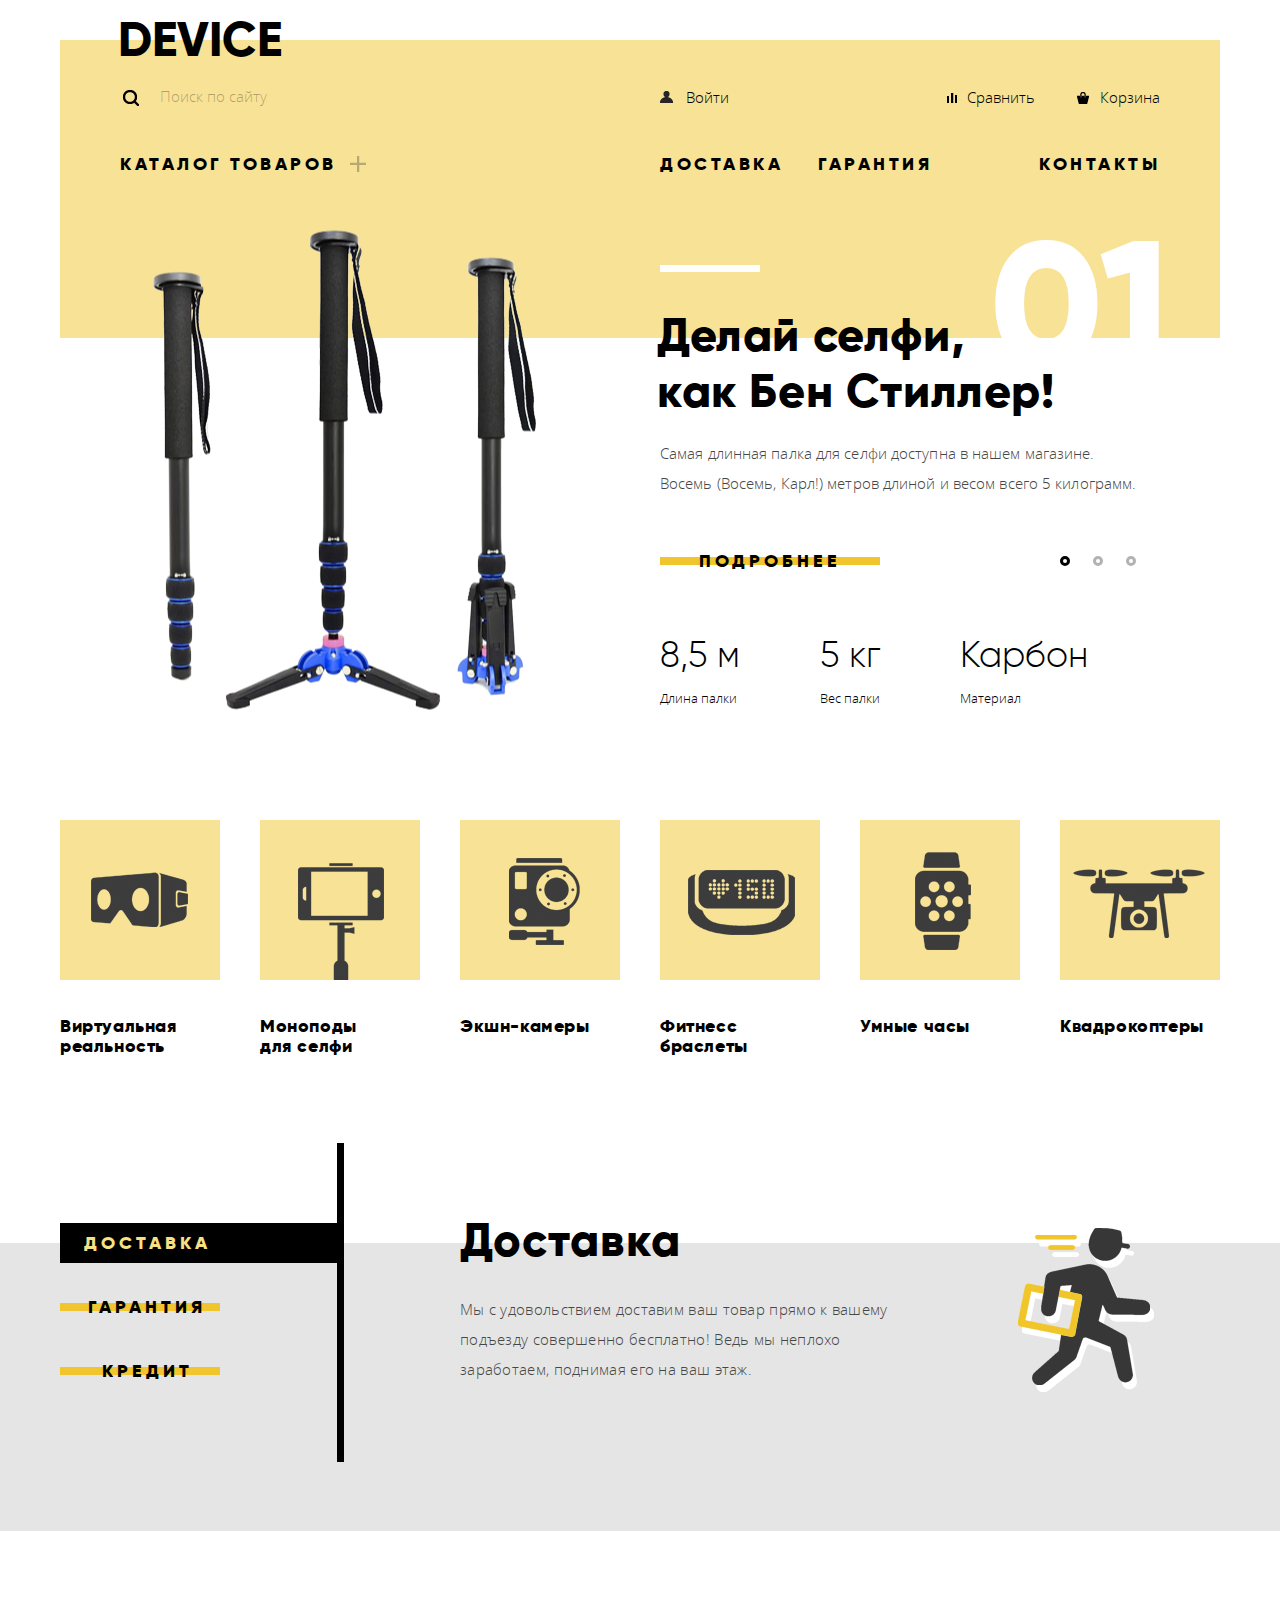
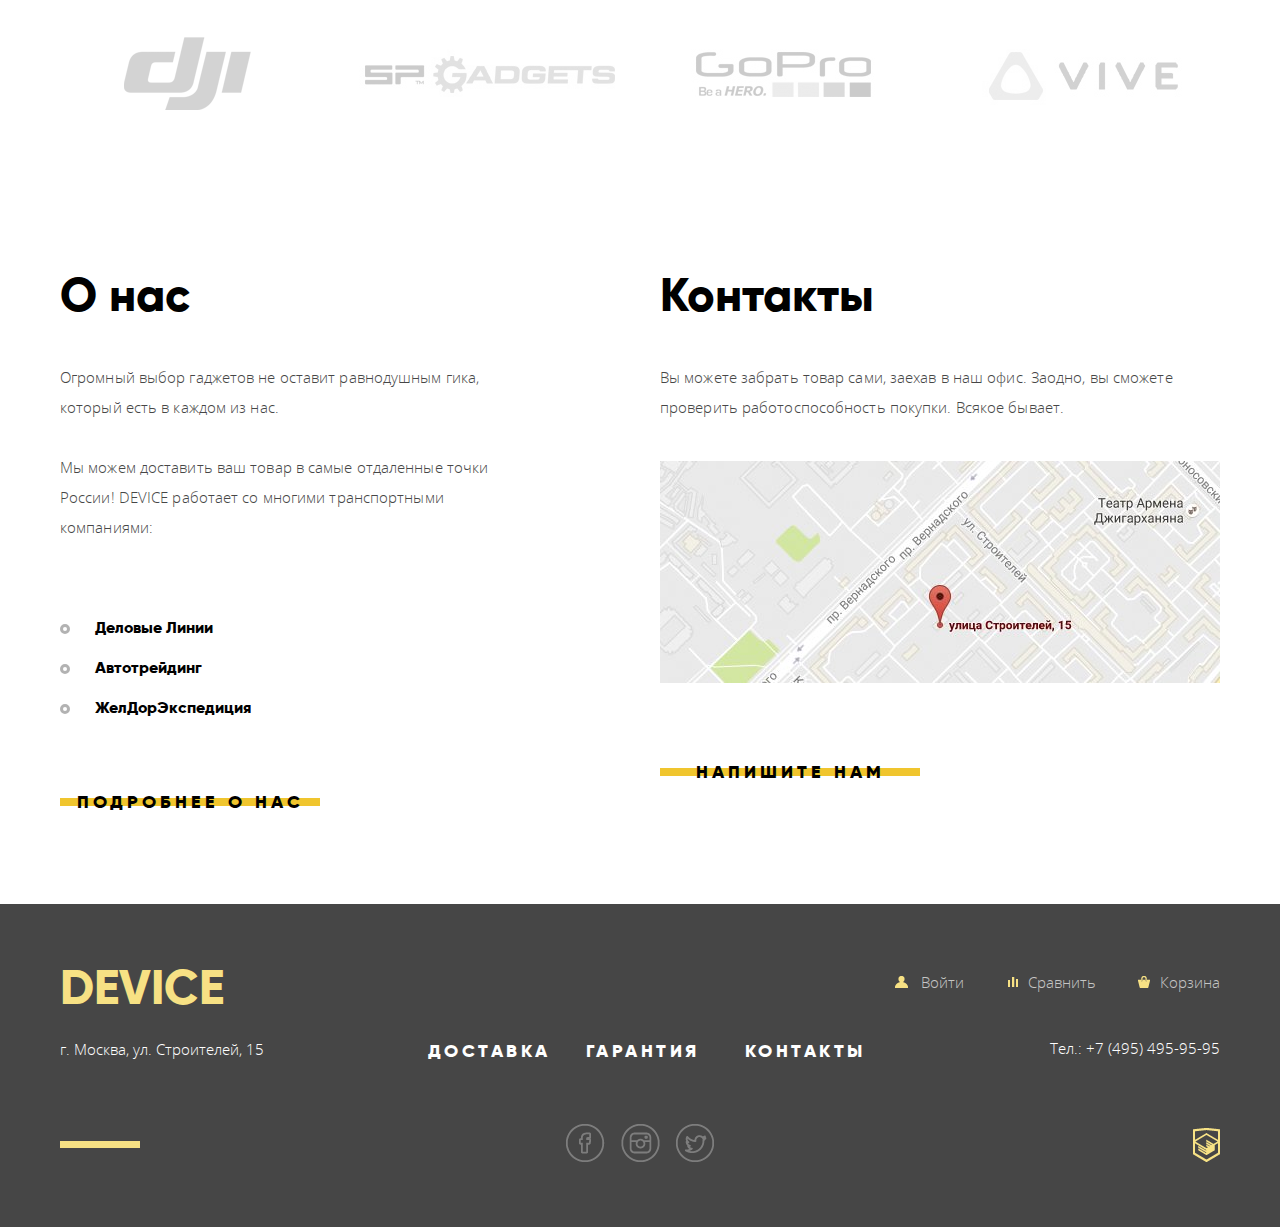
<file: index.html>
<!DOCTYPE html>
<html lang="ru">
    <head>
        <meta charset="utf-8">
        <title>HTML Academy: Девайс</title>
        <link rel="stylesheet" href="css/normalize.css">
        <link rel="stylesheet" href="css/style.min.css">
    </head>
    <body>
        <div class="header-container container">
            <header class="page-header">
                <a class="logo">Device</a>
                <nav class="page-header-inner">
                    <form action="https://echo.htmlacademy.ru" method="post">
                        <input type="search" name="search" class="search text" placeholder="Поиск по сайту">
                        <button type="submit" class="btn-search">Найти</button>
                    </form>
                    <div class="catalog">
                        <a href="catalog.html" class="btn-menu open-menu">Каталог товаров</a>
                        <ul class="catalog-menu">
                            <li>
                                <a href="#">Виртуальная реальность</a>
                                <a href="#">Моноподы для селфи</a>
                                <a href="#">Экшн-камеры</a>
                            </li>
                            <li>
                                <a href="#">Фитнесс-браслеты</a>
                                <a href="#">Умные часы</a>
                            </li>
                            <li>
                                <a href="#">Квадрокоптеры</a>
                            </li>
                        </ul>
                    </div>
                    <div class="user-menu">
                        <a href="#" class="btn-user btn-login">Войти</a>
                    </div>
                    <div class="shop-menu">
                        <a href="#" class="btn-user btn-compare">Сравнить</a>
                        <a href="#" class="btn-user btn-cart">Корзина</a>
                    </div>
                    <ul class="main-menu">
                        <li><a href="#" class="btn-menu">Доставка</a></li>
                        <li><a href="#" class="btn-menu">Гарантия</a></li>
                        <li><a href="#" class="btn-menu btn-contacts">Контакты</a></li>
                    </ul>
                </nav>
            </header>
            <!-- Конец header | Начало промо слайдера -->

            <div class="slider-promo">
                <div class="slider">
                    <input type="radio" id="btn-1" name="toggle" checked>
                    <input type="radio" id="btn-2" name="toggle">
                    <input type="radio" id="btn-3" name="toggle">
                    <div class="slider-controls">
                        <label for="btn-1" class="dots"></label>
                        <label for="btn-2" class="dots"></label>
                        <label for="btn-3" class="dots"></label>
                    </div>
                    <div class="slides">
                    <div class="slider-item">
                        <div class="wrapper-img">
                            <img src="img/product_1.png" alt="Товар" width="580" height="505">
                        </div>
                        <div class="product-description">
                            <span class="slider-number">01</span>
                            <h2 class="head-title">
                                Делай селфи,<br>
                                как Бен Стиллер!
                            </h2>
                            <p class="text">Самая длинная палка для селфи доступна в нашем магазине.<br>
                                Восемь (Восемь, Карл!) метров длиной и весом всего 5 килограмм.</p>
                            <a href="#" class="btn btn-slider-info">Подробнее</a>
                            <ul class="product-parameters">
                                <li class="product-parameter">
                                    <span class="parameter-value">8,5 м</span>
                                    <span class="parameter-title">Длина палки</span>
                                </li>
                                <li class="product-parameter">
                                    <span class="parameter-value">5 кг</span>
                                    <span class="parameter-title">Вес палки</span>
                                </li>
                                <li class="product-parameter">
                                    <span class="parameter-value">Карбон</span>
                                    <span class="parameter-title">Материал</span>
                                </li>
                            </ul>
                        </div>
                    </div>
                    <div class="slider-item">
                        <div class="wrapper-img">
                            <img src="img/product_2.png" alt="Товар" width="580" height="505">
                        </div>
                        <div class="product-description">
                            <span class="slider-number">02</span>
                            <h2 class="head-title">
                                Худеем<br>правильно!
                            </h2>
                            <p class="text">Мотивирующие фитнесс-браслеты помогут найти в себе силы <br>
                                не пропускать занятия и соблюдать диету.</p>
                            <a href="#" class="btn btn-slider-info">Подробнее</a>
                            <ul class="product-parameters">
                                <li class="product-parameter">
                                    <span class="parameter-value">48 часов</span>
                                    <span class="parameter-title">Без подзарядки</span>
                                </li>
                            </ul>
                        </div>
                    </div>
                    <div class="slider-item">
                        <div class="wrapper-img">
                            <img src="img/product_3.png" alt="Товар" width="580" height="505">
                        </div>
                        <div class="product-description">
                            <span class="slider-number">03</span>
                            <h2 class="head-title">
                                Порхает как бабочка, жалит как пчела!
                            </h2>
                            <p class="text">Этот обычный, на первый взгляд, квадрокоптер оснащен<br>
                                мощным лазером, замаскированным под стандартную камеру.</p>
                            <a href="#" class="btn btn-slider-info">Подробнее</a>
                            <ul class="product-parameters">
                                <li class="product-parameter">
                                    <span class="parameter-value">800 м</span>
                                    <span class="parameter-title">Дальность полета</span>
                                </li>
                                <li class="product-parameter">
                                    <span class="parameter-value">50 м</span>
                                    <span class="parameter-title">Радиус поражения</span>
                                </li>
                            </ul>
                        </div>
                    </div>
                </div>
                </div>
            </div>
            <!-- Конец слайдера | Начало популярных товаров -->

            <div class="page-popular clearfix">
                <div class="popular-item">
                    <a href="#">
                        <img src="img/popular_1.png" alt="Популярный товар" width="160" height="160">
                        <h3>Виртуальная реальность</h3>
                    </a>
                </div>
                <div class="popular-item">
                    <a href="#">
                        <img src="img/popular_2.png" alt="Популярный товар" width="160" height="160">
                        <h3>Моноподы для селфи</h3>
                    </a>
                </div>
                <div class="popular-item">
                    <a href="#">
                        <img src="img/popular_3.png" alt="Популярный товар" width="160" height="160">
                        <h3>Экшн-камеры</h3>
                    </a>
                </div>
                <div class="popular-item">
                    <a href="#">
                        <img src="img/popular_4.png" alt="Популярный товар" width="160" height="160">
                        <h3>Фитнесс браслеты</h3>
                    </a>
                </div>
                <div class="popular-item">
                    <a href="#">
                        <img src="img/popular_5.png" alt="Популярный товар" width="160" height="160">
                        <h3>Умные часы</h3>
                    </a>
                </div>
                <div class="popular-item">
                    <a href="#">
                        <img src="img/popular_6.png" alt="Популярный товар" width="160" height="160">
                        <h3>Квадрокоптеры</h3>
                    </a>
                </div>
            </div>
        </div>
        <!-- Конец популярных товаров | Начало сервиса -->

        <div class="page-services">
            <div class="container clearfix">
                <div class="slider">
                    <input type="radio" id="btn-services-1" name="toggle-services" checked>
                    <input type="radio" id="btn-services-2" name="toggle-services">
                    <input type="radio" id="btn-services-3" name="toggle-services">
                    <div class="slider-services-controls">
                        <label for="btn-services-1" class="btn">Доставка</label>
                        <label for="btn-services-2" class="btn">Гарантия</label>
                        <label for="btn-services-3" class="btn">Кредит</label>
                    </div>
                    <div class="slider-services">
                        <div class="slide">
                            <h2 class="head-title">Доставка</h2>
                            <p class="text">Мы с удовольствием доставим ваш товар прямо к вашему подъезду
                                совершенно бесплатно! Ведь мы неплохо заработаем, поднимая его
                                на ваш этаж.</p>
                            <img src="img/delivery.png" alt="Доставка" width="136" height="164">
                        </div>
                        <div class="slide">
                            <h2 class="head-title">Гарантия</h2>
                            <p class="text">Если из-за возгарания купленного у нас товара у вас сгорит
                                дом — не переживайте, мы выдадим вам новый.<br>
                                Товар, не дом, конечно же.</p>
                            <img src="img/warranty.png" alt="Гарантия" width="171" height="195">
                        </div>
                        <div class="slide">
                            <h2 class="head-title">Кредит</h2>
                            <p class="text">Залезть в долговую яму стало проще! Кредитные консультанты
                                подберут для вас наиболее выгодные условия кредита.
                                Выгодные для нашего банка, разумеется.</p>
                            <img src="img/credit.png" alt="Кредит" width="156" height="188">
                        </div>
                    </div>
                </div>
            </div>
        </div>
        <!-- Конец сервиса | Начало брендов -->

        <div class="container">
            <div class="brands">
                <a href="#" class="brand-item"><img src="img/brand_1.png" alt="Бренд" width="260" height="100"></a>
                <a href="#" class="brand-item"><img src="img/brand_2.png" alt="Бренд" width="260" height="100"></a>
                <a href="#" class="brand-item"><img src="img/brand_3.png" alt="Бренд" width="260" height="100"></a>
                <a href="#" class="brand-item"><img src="img/brand_4.png" alt="Бренд" width="260" height="100"></a>
            </div>
            <!-- Конец брендов | Начало информационного блока -->
            <div class="contact-about clearfix">
                <div class="about">
                    <h2 class="head-title">О нас</h2>
                    <p class="text">Огромный выбор гаджетов не оставит равнодушным гика,
                        который есть в каждом из нас.</p>
                    <p class="text">Мы можем доставить ваш товар в самые отдаленные точки России!
                        DEVICE работает со многими транспортными компаниями:</p>
                    <ul class="about-list">
                        <li class="item">Деловые Линии</li>
                        <li class="item">Автотрейдинг</li>
                        <li class="item">ЖелДорЭкспедиция</li>
                    </ul>
                    <a href="#" class="btn btn-about">Подробнее о нас</a>
                </div>
                <div class="contact">
                    <h2 class="head-title">Контакты</h2>
                    <p class="text">Вы можете забрать товар сами, заехав в наш офис. Заодно, вы сможете
                        проверить работоспособность покупки. Всякое бывает.</p>
                    <a href="map.html" class="map-open"><img src="img/map.jpg" alt="Карта" width="560" height="222"></a>
                    <a href="form.html" class="btn btn-contact">Напишите нам</a>
                </div>
            </div>
            <!-- Конец информационного блока | Начало подвала -->
        </div>

        <footer class="page-footer">
            <div class="container">
                <a class="logo">Device</a>
                <ul class="footer-user-menu">
                    <li><a href="#" class="btn-user btn-login">Войти</a></li>
                    <li><a href="#" class="btn-user btn-compare">Сравнить</a></li>
                    <li><a href="#" class="btn-user btn-cart">Корзина</a></li>
                </ul>
                <address>г. Москва, ул. Строителей, 15</address>
                <ul class="footer-menu">
                    <li><a href="#" class="btn-menu">Доставка</a></li>
                    <li><a href="#" class="btn-menu">Гарантия</a></li>
                    <li><a href="#" class="btn-menu">Контакты</a></li>
                </ul>
                <p class="phone">Тел.: +7 (495) 495-95-95</p>
                <div class="socials">
                    <a href="#" class="icon facebook"></a>
                    <a href="#" class="icon instagram"></a>
                    <a href="#" class="icon twitter"></a>
                </div>
                <a href="#" class="logo-htmlacademy">HTML Academy</a>
            </div>
        </footer>

        <!-- Начало всплывающей формы write-us, при нажатии на ссылку "Напишите нам" -->
        <div class="modal-write-us">
            <button type="button" class="modal-close" title="Закрыть"></button>
            <form action="https://echo.htmlacademy.ru" method="post" class="form-write-us">
                <div class="form-name">
                    <label for="name">Ваше имя:</label>
                    <input type="text" name="username" id="name" placeholder="Представьтесь, пожалуйста">
                </div>
                <div class="form-email">
                    <label for="email">Ваш e-mail:</label>
                    <input type="email" name="email" id="email" placeholder="Для отправки ответа">
                </div>
                <div class="form-text">
                    <label for="text">Текст письма:</label>
                    <textarea name="text" id="text" placeholder="В свободной форме"></textarea>
                </div>
                <button type="submit" class="btn">Отправить</button>
            </form>
        </div>
        <!-- Начало всплывающего окна map, при нажатии на карту в блоке "Контакты" -->
        <div class="modal-map">
            <button type="button" class="modal-close" title="Закрыть"></button>
            <iframe src="https://www.google.com/maps/embed?pb=!1m18!1m12!1m3!1d2249.096547299619!2d37.52859875939547!3d55.68730918683857!2m3!1f0!2f0!3f0!3m2!1i1024!2i768!4f13.1!3m3!1m2!1s0x46b54cf65f5c8955%3A0x694710ccd55501e!2z0YPQuy4g0KHRgtGA0L7QuNGC0LXQu9C10LksIDE1LCDQnNC-0YHQutCy0LAsIDExOTMxMQ!5e0!3m2!1sru!2sru!4v1486680375780" width="960" height="560" allowfullscreen></iframe>
        </div>
        <script type="text/javascript" src="js/script.min.js"></script>
    </body>
</html>
</file>
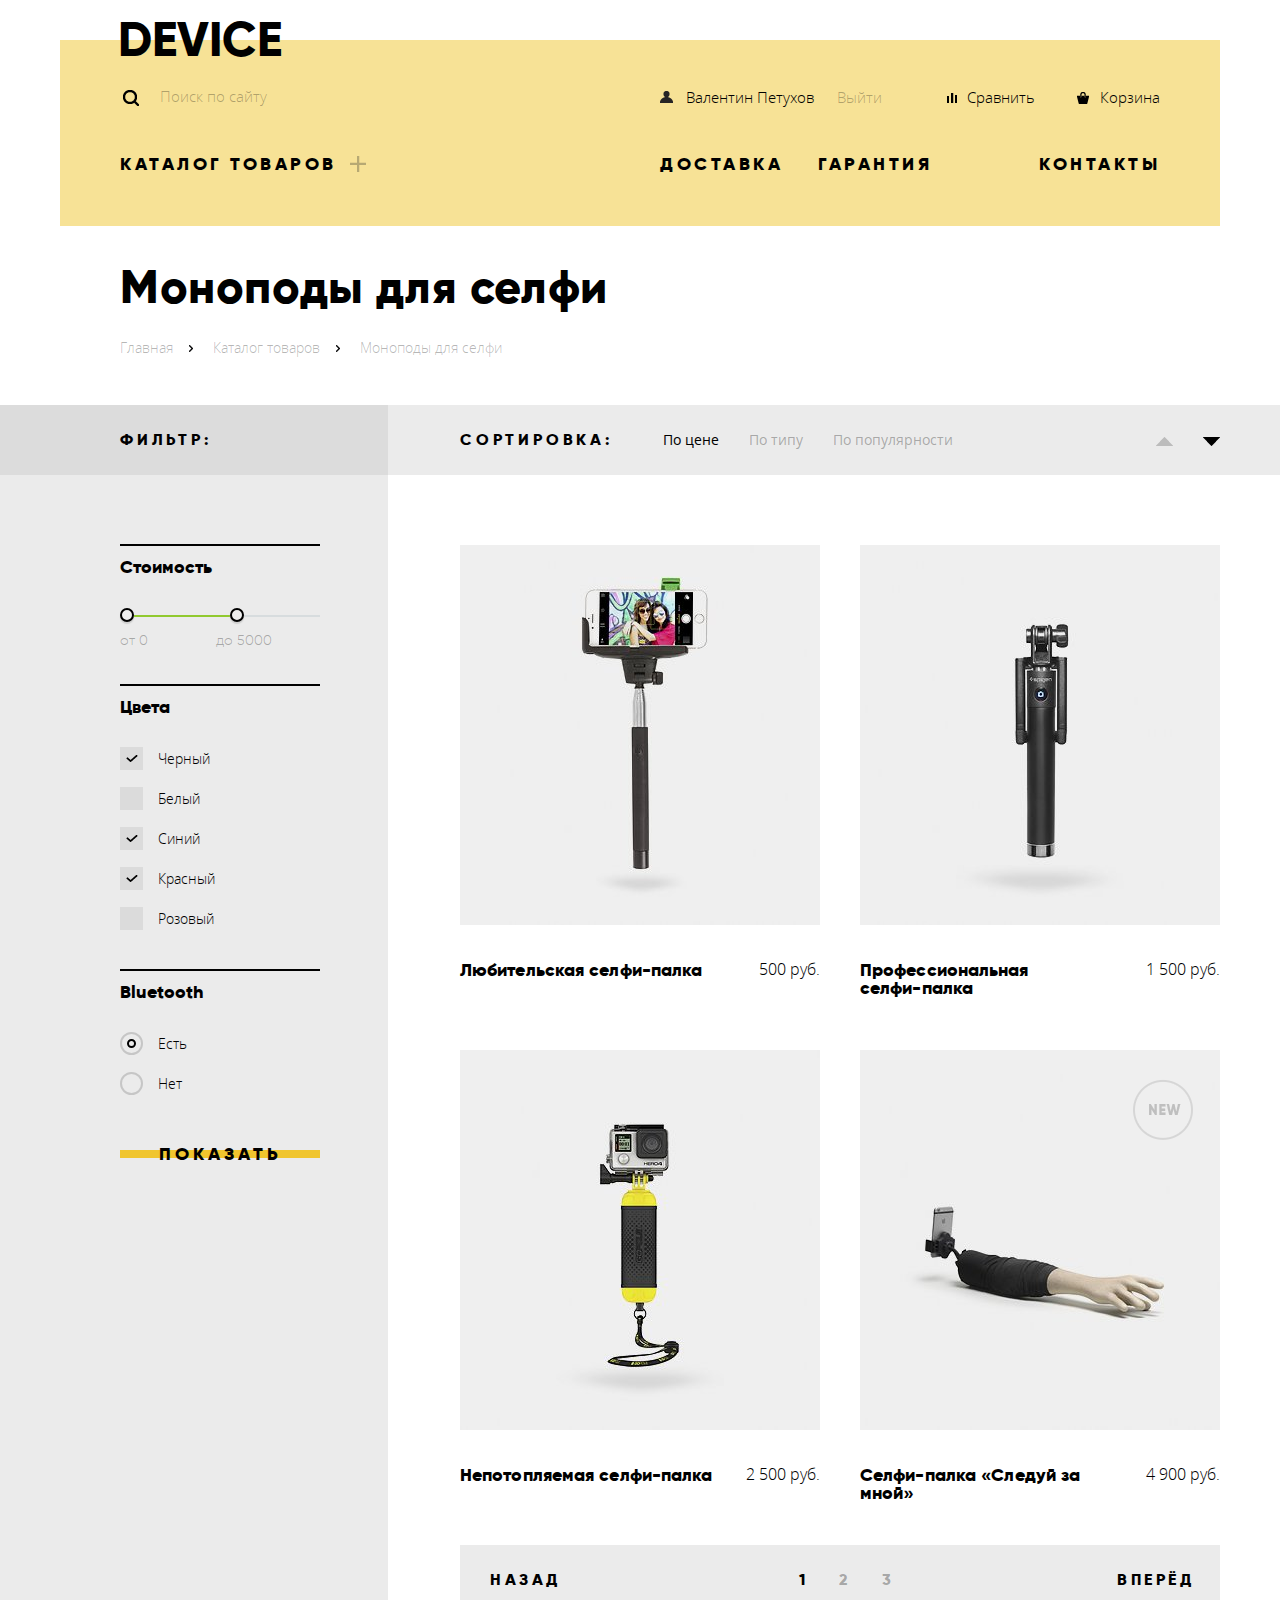
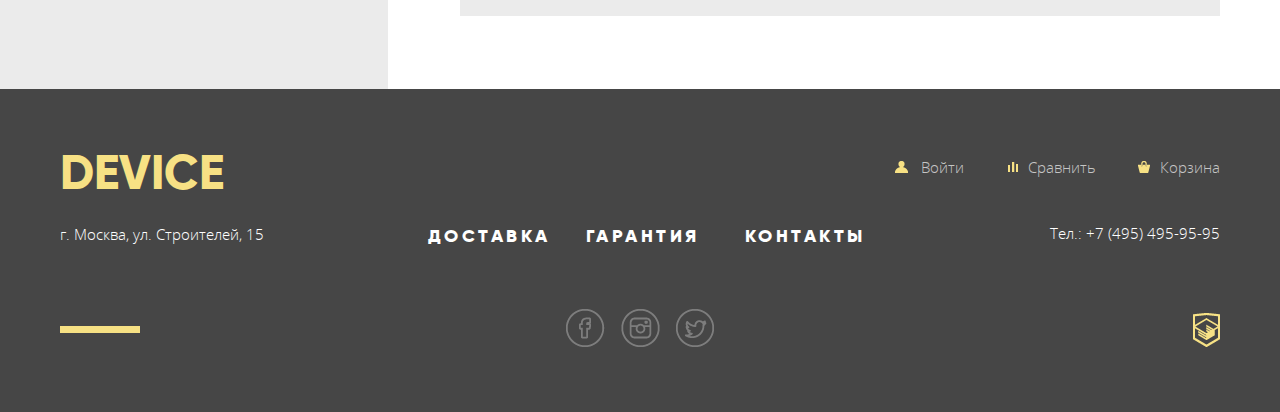
<file: catalog.html>
<!DOCTYPE html>
<html lang="ru">
    <head>
        <meta charset="utf-8">
        <title>HTML Academy: Девайс</title>
        <link rel="stylesheet" href="css/normalize.css">
        <link rel="stylesheet" href="css/style.min.css">
    </head>
    <body>
        <div class="header-container container">
            <header class="page-header page-header-catalog">
                <a href="index.html" class="logo">Device</a>
                <nav class="page-header-inner">
                    <form action="https://echo.htmlacademy.ru" method="post">
                        <input type="search" name="search" class="search text" placeholder="Поиск по сайту">
                        <button type="submit" class="btn-search">Найти</button>
                    </form>
                    <div class="catalog">
                        <a href="catalog.html" class="btn-menu open-menu">Каталог товаров</a>
                        <ul class="catalog-menu">
                            <li>
                                <a href="#">Виртуальная реальность</a>
                                <a href="#">Моноподы для селфи</a>
                                <a href="#">Экшн-камеры</a>
                            </li>
                            <li>
                                <a href="#">Фитнесс-браслеты</a>
                                <a href="#">Умные часы</a>
                            </li>
                            <li>
                                <a href="#">Квадрокоптеры</a>
                            </li>
                        </ul>
                    </div>
                    <div class="user-menu">
                        <a href="#" class="btn-user btn-login btn-name-user">Валентин Петухов</a>
                        <a href="#" class="btn-user btn-login-out">Выйти</a>
                    </div>
                    <div class="shop-menu">
                        <a href="#" class="btn-user btn-compare">Сравнить</a>
                        <a href="#" class="btn-user btn-cart">Корзина</a>
                    </div>
                    <ul class="main-menu">
                        <li><a href="#" class="btn-menu">Доставка</a></li>
                        <li><a href="#" class="btn-menu">Гарантия</a></li>
                        <li><a href="#" class="btn-menu btn-contacts">Контакты</a></li>
                    </ul>
                </nav>
          </header>
          <!-- Конец шапки | Начало хлебной крошки -->
          <div class="breadcrumbs clearfix">
                <h2 class="head-title">Моноподы для селфи</h2>
                <ul>
                  <li><a href="#">Главная</a></li>
                  <li><a href="#">Каталог товаров</a></li>
                  <li><a href="#">Моноподы для селфи</a></li>
                </ul>
          </div>
          <!-- Конец хлебной крошки | Начало блока товаров -->
        </div>
        <div class="page-catalog">
            <aside class="filter-product">
                <div class="wrapper-1">
                    <div class="content content-left">
                        <h3>Фильтр:</h3>
                    </div>
                </div>
                <div class="wrapper-2">
                    <div class="content content-left">
                        <form action="https://echo.htmlacademy.ru" method="get" class="filter">
                            <div class="value">
                                <h2>Стоимость</h2>
                                 <div class="range-controls">
                                    <div class="scale">
                                        <div class="bar"></div>
                                    </div>
                                    <div class="toggle toggle-min"></div>
                                    <div class="toggle toggle-max"></div>
                                </div>
                                <div class="price-controls">
                                    <label class="min-price">от <input name="min-price" type="text" value="0"></label>
                                    <label class="max-price">до <input name="max-price" type="text" value="5000"></label>
                                </div>
                            </div>
                            <div class="color">
                                <h2>Цвета</h2>
                                <input type="checkbox" name="black" id="black" checked>
                                <label for="black">Черный</label>
                                <input type="checkbox" name="white" id="white">
                                <label for="white">Белый</label>
                                <input type="checkbox" name="blue" id="blue" checked>
                                <label for="blue">Синий</label>
                                <input type="checkbox" name="red" id="red" checked>
                                <label for="red">Красный</label>
                                <input type="checkbox" name="pink" id="pink">
                                <label for="pink">Розовый</label>
                            </div>
                            <div class="bluetooth">
                                <h2>Bluetooth</h2>
                                <input type="radio" name="bluetooth" id="true" value="true" checked>
                                <label for="true">Есть</label>
                                <input type="radio" name="bluetooth" id="false" value="false">
                                <label for="false">Нет</label>
                            </div>
                            <button type="submit" name="show" class="btn">Показать</button>
                        </form>
                    </div>
                </div>
            </aside>
            <section class="sorting">
                <div class="wrapper-1">
                    <div class="content content-right">
                        <h3>Сортировка:</h3>
                        <ul class="list-sorting-type">
                            <li><a href="#" class="active">По цене</a></li>
                            <li><a href="#">По типу</a></li>
                            <li><a href="#">По популярности</a></li>
                        </ul>
                        <ul class="list-sorting">
                            <li><a href="#" class="sorting-up"></a></li>
                            <li><a href="#" class="sorting-down active"></a></li>
                        </ul>
                    </div>
                </div>
                <div class="wrapper-2">
                    <div class="content content-right">
                        <div class="products">
                            <article class="product-item">
                                <img src="img/item-1.jpg" alt="Товар" width="360" height="380">
                                <div class="product-services">
                                    <a href="#" class="add-to-basket btn">В корзину</a>
                                    <a href="#" class="add-to-comp">Добавить к сравнению</a>
                                </div>
                                <h1><a href="#">Любительская селфи-палка</a></h1>
                                <span>500 руб.</span>
                            </article>
                            <article class="product-item">
                                <img src="img/item-2.jpg" alt="Товар" width="360" height="380">
                                <div class="product-services">
                                    <a href="#" class="add-to-basket btn">В корзину</a>
                                    <a href="#" class="add-to-comp">Добавить к сравнению</a>
                                </div>
                                <h1><a href="#">Профессиональная селфи-палка</a></h1>
                                <span>1 500 руб.</span>
                            </article>
                            <article class="product-item">
                                <img src="img/item-3.jpg" alt="Товар" width="360" height="380">
                                <div class="product-services">
                                    <a href="#" class="add-to-basket btn">В корзину</a>
                                    <a href="#" class="add-to-comp">Добавить к сравнению</a>
                                </div>
                                <h1><a href="#">Непотопляемая селфи-палка</a></h1>
                                <span>2 500 руб.</span>
                            </article>
                            <article class="product-item new-item">
                                <img src="img/item-4.jpg" alt="Товар" width="360" height="380">
                                <div class="product-services">
                                    <a href="#" class="add-to-basket btn">В корзину</a>
                                    <a href="#" class="add-to-comp">Добавить к сравнению</a>
                                </div>
                                <h1><a href="#">Селфи-палка &laquo;Следуй за мной&raquo;</a></h1>
                                <span>4 900 руб.</span>
                            </article>
                        </div>
                        <ul class="catalog-pagination">
                            <li><a href="#" class="prev">Назад</a></li>
                            <li>
                                <ul class="pagination-pages">
                                    <li><a href="#" class="active">1</a></li>
                                    <li><a href="#">2</a></li>
                                    <li><a href="#">3</a></li>
                                </ul>
                            <li><a href="#" class="next">Вперёд</a></li>
                        </ul>
                    </div>
                </div>
            </section>
        </div>
        <!-- Конец блока товаров | Начало подвала -->
        <footer class="page-footer">
            <div class="container">
                <a class="logo">Device</a>
                <ul class="footer-user-menu">
                    <li><a href="#" class="btn-user btn-login">Войти</a></li>
                    <li><a href="#" class="btn-user btn-compare">Сравнить</a></li>
                    <li><a href="#" class="btn-user btn-cart">Корзина</a></li>
                </ul>
                <address>г. Москва, ул. Строителей, 15</address>
                <ul class="footer-menu">
                    <li><a href="#" class="btn-menu">Доставка</a></li>
                    <li><a href="#" class="btn-menu">Гарантия</a></li>
                    <li><a href="#" class="btn-menu">Контакты</a></li>
                </ul>
                <p class="phone">Тел.: +7 (495) 495-95-95</p>
                <div class="socials">
                    <a href="#" class="icon facebook"></a>
                    <a href="#" class="icon instagram"></a>
                    <a href="#" class="icon twitter"></a>
                </div>
                <a href="#" class="logo-htmlacademy">HTML Academy</a>
            </div>
        </footer>
    </body>
</html>
</file>
<file: css/style.min.css>
body{background-color:#fff;min-width:1200px}@font-face{font-family:'gilroy';src:url(../fonts/gilroyextrabold.woff2) format('woff2'),url(../fonts/gilroyextrabold.woff) format('woff');font-weight:800;font-style:normal}@font-face{font-family:'gilroy';src:url(../fonts/gilroylight.woff2) format('woff2'),url(../fonts/gilroylight.woff) format('woff');font-weight:300;font-style:normal}@font-face{font-family:'opensans';src:url(../fonts/opensans.woff2) format('woff2'),url(../fonts/opensans.woff) format('woff');font-weight:400;font-style:normal}@font-face{font-family:'opensans';src:url(../fonts/opensanslight.woff2) format('woff2'),url(../fonts/opensanslight.woff) format('woff');font-weight:300;font-style:normal}*{box-sizing:border-box;outline:none}.container{width:1200px;margin:0 auto;padding:0 20px}.clearfix::after{content:'';display:block;clear:both}.btn,.btn-menu,.btn-user{text-decoration:none;color:#000}.btn{display:block;width:160px;font-family:'gilroy','Arial',sans-serif;font-weight:800;font-size:18px;letter-spacing:4px;text-align:center;text-transform:uppercase}.btn-menu,.btn-user{line-height:20px}.btn-menu{letter-spacing:3.5px;text-transform:uppercase;font-family:'gilroy','Arial',sans-serif;font-weight:800;font-size:18px}.btn-menu:hover{opacity:.6}.btn-menu:active{opacity:.3}.btn-user{font-family:'opensans','Arial',sans-serif;font-weight:300;font-size:15px}.btn-user:hover{opacity:.6}.btn-user:active,.popular-item img:active{opacity:.3}.head-title{font-family:'gilroy','Arial',sans-serif;font-weight:800;font-size:47px;line-height:47px;color:#000}.text{font-family:'opensans','Arial',sans-serif;font-weight:300;font-size:15px;line-height:30px;color:#464646}::-webkit-input-placeholder{font-family:'opensans','Arial',sans-serif;font-weight:300;font-size:15px;color:rgba(0,0,0,.3)}:-moz-placeholder,::-moz-placeholder{font-family:'opensans','Arial',sans-serif;font-weight:300;font-size:15px;color:rgba(0,0,0,.3)}:-ms-input-placeholder{font-family:'opensans','Arial',sans-serif;font-weight:300;font-size:15px;color:rgba(0,0,0,.3)}:hover::-webkit-input-placeholder{color:rgba(0,0,0,.6)}:hover:-moz-placeholder,:hover::-moz-placeholder{color:rgba(0,0,0,.6)}:hover:-ms-input-placeholder{color:rgba(0,0,0,.6)}:focus::-webkit-input-placeholder{color:#000}:focus:-moz-placeholder,:focus::-moz-placeholder{color:#000}:focus:-ms-input-placeholder{color:#000}.header-container{padding-top:40px}.page-header{position:relative;width:1160px;padding:30px 60px 164px;background-color:rgba(240,197,46,.5)}.page-header-catalog{padding:30px 60px 52px}.page-header .logo{position:absolute;top:-28px;left:58px;text-decoration:none;text-transform:uppercase;font-family:'gilroy','Arial',sans-serif;font-weight:800;font-size:48px;color:#000}.page-header .logo:hover{color:#464646}.page-header .logo:active{color:#666}.page-header-inner,.page-header-inner form{display:-webkit-box;display:-ms-flexbox;display:flex}.page-header-inner{-webkit-box-pack:justify;-ms-flex-pack:justify;justify-content:space-between;-ms-flex-wrap:wrap;flex-wrap:wrap}.page-header-inner form{position:relative;-webkit-box-align:start;-ms-flex-align:start;align-items:flex-start;width:520px;margin-top:10px}.page-header-inner form::before{content:'';position:absolute;top:10px;left:3px;display:block;width:16px;height:16px;background-image:url(../img/sprite.png);background-repeat:no-repeat;background-position:-490px -10px}.page-header-inner .search{position:relative;width:355px;padding-left:40px;padding-right:25px;background-color:transparent;border:none}.page-header-inner .search:focus{border-bottom:2px solid #000}.page-header .btn-search{position:relative;bottom:17px;display:none;padding:15px 20px;font-family:'opensans','Arial',sans-serif;font-weight:300;font-size:15px;background-color:transparent;border:2px solid #000}.page-header .btn-search:hover{color:#fff;background-color:#000}.page-header .btn-search:active{display:block;color:rgba(255,255,255,.3);background-color:#000}.search:focus+.btn-search{display:block}.page-header-inner .catalog{position:relative;-webkit-box-ordinal-group:3;-ms-flex-order:2;order:2}.catalog-menu{position:absolute;top:20px;left:-60px;z-index:100;display:none;width:1160px;padding:23px 60px 34px;margin:0;list-style:none;background-color:#f7e296}.catalog-menu li{display:-webkit-box;display:-ms-flexbox;display:flex;-webkit-box-orient:vertical;-webkit-box-direction:normal;-ms-flex-direction:column;flex-direction:column;width:200px}.catalog-menu li:first-child{width:240px}.catalog-menu a{font-family:'opensans','Arial',sans-serif;font-weight:300;font-size:15px;line-height:36px;text-decoration:none;color:#000}.catalog-menu a:hover{color:rgba(0,0,0,.6)}.catalog-menu a:active{color:rgba(0,0,0,.3)}.catalog-menu:hover,.open-menu:hover+.catalog-menu{display:-webkit-box;display:-ms-flexbox;display:flex}.open-menu{position:relative;display:inline-block;width:245px;padding-right:25px;margin-right:275px;vertical-align:middle}.open-menu::after{content:'';position:absolute;top:2px;right:-1px;display:block;width:16px;height:16px;background-image:url(../img/sprite.png);background-repeat:no-repeat;background-position:-454px -10px;opacity:.3}.user-menu{-webkit-box-ordinal-group:1;-ms-flex-order:0;order:0;display:-webkit-box;display:-ms-flexbox;display:flex;-webkit-box-pack:start;-ms-flex-pack:start;justify-content:flex-start;width:260px;padding-left:20px;margin-top:17px;margin-bottom:47px}.user-menu .btn-user{position:relative;padding-left:20px;margin-right:40px}.shop-menu .btn-user:last-child,.user-menu .btn-user:last-child{margin-right:0}.user-menu .btn-login{display:block;margin-right:23px;padding-left:26px}.user-menu .btn-login-out{padding-left:0;color:rgba(0,0,0,.3)}.shop-menu .btn-cart::before,.shop-menu .btn-compare::before,.user-menu .btn-login::before{content:'';position:absolute;top:4px;left:0;display:block;width:13px;height:12px;background-image:url(../img/sprite.png);background-repeat:no-repeat;background-position:-658px -10px}.main-menu,.shop-menu{display:-webkit-box;display:-ms-flexbox;display:flex}.shop-menu{padding-left:25px;margin-top:17px;margin-bottom:47px;-webkit-box-ordinal-group:2;-ms-flex-order:1;order:1;-webkit-box-pack:end;-ms-flex-pack:end;justify-content:flex-end;width:260px}.shop-menu .btn-user{position:relative;padding-left:25px;margin-right:40px}.shop-menu .btn-cart::before,.shop-menu .btn-compare::before{top:6px;left:5px;width:10px;height:10px;background-position:-138px -10px}.shop-menu .btn-cart::before{top:5px;left:2px;width:12px;height:12px;background-position:-10px -10px}.main-menu{-webkit-box-ordinal-group:3;-ms-flex-order:2;order:2;-webkit-box-pack:start;-ms-flex-pack:start;justify-content:flex-start;width:520px;padding:0 0 0 20px;margin:0;list-style:none}.main-menu li{margin-right:35px}.main-menu li:last-child{display:-webkit-box;display:-ms-flexbox;display:flex;margin-left:auto;margin-right:0}.slider-promo{position:relative;top:-103px}.product-parameters,.slider-item,.sorting .wrapper-1 ul{display:-webkit-box;display:-ms-flexbox;display:flex}.slider-item::before{content:'';position:absolute;top:30px;right:460px;display:block;width:100px;height:7px;background:#fff}.slider-item .wrapper-img{position:relative;width:580px;height:510px}.slider-item img{position:absolute;top:46%;left:49%;-webkit-transform:translateX(-50%) translateY(-50%);transform:translateX(-50%) translateY(-50%)}.slider-item .product-description{position:relative;width:580px;padding-top:72px;padding-left:20px}.product-description .slider-number{position:absolute;top:-33px;right:49px;z-index:1;font-family:'gilroy','Arial',sans-serif;font-weight:800;font-size:179.2px;color:#fff}.product-description h2{position:relative;z-index:2;margin:0 0 0 -3px;line-height:56px;letter-spacing:.6px}.product-description p{margin-top:19px;margin-bottom:43px;letter-spacing:.1px}.product-description .btn-slider-info{position:relative;width:220px;margin-bottom:54px;line-height:40px}.product-description .btn-slider-info::before{content:'';position:absolute;top:50%;left:0;z-index:-1;display:block;width:220px;height:8px;margin-top:-4px;background-color:#f0c52e}.product-description .btn-slider-info:hover::before,.slider-services-controls .btn:hover::before{top:0;left:0;height:40px;margin-top:0}.product-description .btn-slider-info:active{color:rgba(0,0,0,.3)}.product-parameters,.sorting .wrapper-1 ul{padding:0;margin:0;list-style:none}.product-parameters .product-parameter{display:-webkit-box;display:-ms-flexbox;display:flex;-webkit-box-orient:vertical;-webkit-box-direction:normal;-ms-flex-direction:column;flex-direction:column;margin-right:80px}.product-parameter .parameter-value{margin-bottom:14px;font-family:'gilroy','Arial',sans-serif;font-weight:300;font-size:36px;color:#000}.product-parameter .parameter-title{font-family:'opensans','Arial',sans-serif;font-weight:300;font-size:13px;color:#000}.page-services .slider input[type=radio],.slider input[type=radio]{position:absolute;opacity:0}.slider .dots{float:left;width:10px;height:10px;margin-right:23px;border:3px solid #000;border-radius:50%;opacity:.3;cursor:pointer}.slider .dots:active{opacity:1}.slider .dots:hover{opacity:.4}.popular-item:last-child,.slider .dots:last-child{margin-right:0}.slider-controls{position:absolute;bottom:179px;right:84px;z-index:1000;height:10px}#btn-1:checked~.slider-controls label[for=btn-1],#btn-2:checked~.slider-controls label[for=btn-2],#btn-3:checked~.slider-controls label[for=btn-3]{opacity:1}.slider-item{display:none}#btn-1:checked~.slides .slider-item:nth-child(1),#btn-2:checked~.slides .slider-item:nth-child(2),#btn-3:checked~.slides .slider-item:nth-child(3){display:-webkit-box;display:-ms-flexbox;display:flex}.page-popular{padding-bottom:187px;margin-top:-28px}.popular-item{position:relative;float:left;width:160px;margin-right:40px}.popular-item:nth-child(2) h3{margin-right:40px}.popular-item img{position:relative;z-index:2}.popular-item a{position:relative;text-decoration:none;font-family:'gilroy','Arial',sans-serif;font-weight:800;font-size:15px;color:#000}.popular-item a::before{content:'';position:absolute;top:-146px;left:0;z-index:1;display:block;width:160px;height:160px;background-color:rgba(240,197,46,.5)}.popular-item a:active::before,.popular-item a:hover::before{background-color:#f0c52e}.popular-item h3{margin:31px 0 0;letter-spacing:.6px}.popular-item:active h3{opacity:.3}.page-services{position:relative;background-color:#e5e5e5}.page-services .container{position:relative;z-index:1}.page-services .slider{display:-webkit-box;display:-ms-flexbox;display:flex}.slider-services-controls{position:relative;top:-100px;width:284px;padding:80px 0 71px;margin:0 0 -31px;border-right:7px solid #000}.slider-services-controls .btn{position:relative;width:160px;height:40px;margin-bottom:24px;padding-left:14px;line-height:40px}.slider-services-controls .btn::before,.slider-services-controls .btn:active::before{content:'';position:absolute;top:50%;left:0;z-index:-1;display:block;width:160px;height:8px;margin-top:-4px;background-color:#f0c52e}.slider-services-controls .btn:active::before{top:0;width:284px;height:40px;margin-top:0;background-color:#000}.slider-services-controls .btn:active{color:#f7e184}.slider-services-controls .btn:last-child{margin-bottom:0}#btn-services-1:checked~.slider-services-controls label[for=btn-services-1],#btn-services-2:checked~.slider-services-controls label[for=btn-services-2],#btn-services-3:checked~.slider-services-controls label[for=btn-services-3]{color:#f7e184}#btn-services-1:checked~.slider-services-controls label[for=btn-services-1]::before,#btn-services-2:checked~.slider-services-controls label[for=btn-services-2]::before,#btn-services-3:checked~.slider-services-controls label[for=btn-services-3]::before{content:'';position:absolute;top:0;left:0;z-index:-1;display:block;width:284px;height:40px;margin-top:0;background-color:#000}#btn-services-1:checked~.slider-services .slide:nth-child(1),#btn-services-2:checked~.slider-services .slide:nth-child(2),#btn-services-3:checked~.slider-services .slide:nth-child(3){display:-webkit-box;display:-ms-flexbox;display:flex;-webkit-box-orient:vertical;-webkit-box-direction:normal;-ms-flex-direction:column;flex-direction:column}.slide{display:none;position:relative}.page-services .slider-services{position:relative;top:-26px;width:760px;padding-left:116px}.slide h2{margin:0 0 15px;letter-spacing:1.1px}.slide p{width:440px;letter-spacing:.3px}.slide img{position:absolute;top:11px;right:-50px}.brands{padding-top:94px;padding-bottom:95px}.brand-item{margin-right:35px}.brand-item img{-webkit-filter:grayscale();filter:grayscale();opacity:.2}.brand-item img:hover{-webkit-filter:none;filter:none;opacity:1}.brand-item:last-child,.footer-user-menu li:last-child{margin-right:0}.contact-about{padding-bottom:82px}.contact-about h2{margin-top:47px;margin-bottom:43px}.about{float:left;width:600px}.about .about-list{margin-top:66px;margin-bottom:54px;padding:0;line-height:40px;list-style:none}.about p,.contact p{padding-right:120px;margin-bottom:30px;letter-spacing:.1px}.about-list .item{font-family:'gilroy','Arial',sans-serif;font-weight:800;font-size:16px}.about-list .item::before{content:'';display:inline-block;width:4px;height:4px;margin-right:25px;border:3px solid #000;border-radius:50%;opacity:.3;vertical-align:middle}.contact{float:right;width:560px}.contact p{padding-right:30px}.contact img{margin-top:9px}.contact .btn{margin-top:65px}.btn-about,.btn-contact{position:relative;width:260px;line-height:40px}.btn-about::before,.btn-contact::before{content:'';position:absolute;top:50%;left:0;z-index:-1;display:block;width:260px;height:8px;margin-top:-4px;background-color:#f0c52e}.btn-about:hover::before,.btn-contact:hover::before{top:0;left:0;height:40px;margin-top:0}.btn-about:active,.btn-contact:active{color:rgba(0,0,0,.3)}.page-footer{padding-top:56px;padding-bottom:65px;background-color:#464646}.page-footer .container{position:relative;display:-webkit-box;display:-ms-flexbox;display:flex;-webkit-box-pack:justify;-ms-flex-pack:justify;justify-content:space-between;-ms-flex-wrap:wrap;flex-wrap:wrap}.page-footer .container::after{content:'';position:absolute;bottom:14px;left:20px;width:80px;height:7px;background-color:#f7e184}.page-footer .logo{font-family:'gilroy','Arial',sans-serif;font-weight:800;font-size:48px;text-transform:uppercase;text-decoration:none;color:#f7e184}.page-footer .logo:hover{color:#f0c52e}.page-footer .logo:active{color:rgba(240,197,46,.3)}.footer-menu,.footer-user-menu{display:-webkit-box;display:-ms-flexbox;display:flex;-webkit-box-pack:end;-ms-flex-pack:end;justify-content:flex-end;width:980px;padding:0;margin:0;list-style:none}.footer-user-menu li{margin-right:39px}.footer-user-menu a{position:relative;padding-left:25px;text-decoration:none;line-height:45px;color:#fff}.footer-user-menu .btn-user{color:rgba(255,255,255,.7)}.footer-user-menu .btn-user:hover{color:#fff;opacity:1}.footer-user-menu .btn-user:active{opacity:.3}.footer-user-menu .btn-cart::before,.footer-user-menu .btn-compare::before,.footer-user-menu .btn-login::before{content:'';position:absolute;top:4px;left:-1px;display:block;width:13px;height:12px;background-image:url(../img/sprite.png);background-repeat:no-repeat;background-position:-691px -10px}.footer-user-menu .btn-login:hover::before{background-position:-724px -10px}.footer-user-menu .btn-cart::before,.footer-user-menu .btn-compare::before{top:5px;left:5px;width:10px;height:10px;background-position:-168px -10px}.footer-user-menu .btn-compare:hover::before{background-position:-198px -10px}.footer-user-menu .btn-cart::before{top:4px;left:3px;width:12px;height:12px;background-position:-42px -10px}.footer-user-menu .btn-cart:hover::before{background-position:-74px -10px}.page-footer address{width:205px;margin-top:26px;font-family:'opensans','Arial',sans-serif;font-weight:300;font-size:15px;font-style:normal;-ms-flex-negative:15px;flex-shrink:15px;color:#fff}.footer-menu{-webkit-box-pack:center;-ms-flex-pack:center;justify-content:center;width:750px;padding:0 0 0 13px;margin:26px 0 0}.footer-menu li{margin-right:35px}.footer-menu li:nth-child(2){margin-right:45px}.breadcrumbs li:last-child,.footer-menu li:last-child,.socials .icon:last-child,.sorting .wrapper-1 li:last-child{margin-right:0}.footer-menu a{color:#fff}.page-footer .phone,.page-footer .socials{display:-webkit-box;display:-ms-flexbox;display:flex}.page-footer .phone{width:205px;margin-top:26px;margin-bottom:0;font-family:'opensans','Arial',sans-serif;font-weight:300;font-size:15px;line-height:15px;color:#fff;-webkit-box-pack:end;-ms-flex-pack:end;justify-content:flex-end}.page-footer .socials{-webkit-box-pack:justify;-ms-flex-pack:justify;justify-content:space-between;height:100%;margin:63px auto auto}.socials .icon{display:block;margin-right:16px;background-image:url(../img/sprite.png);background-repeat:no-repeat;opacity:.3}.socials .icon:hover{opacity:.6}.socials .icon:active{opacity:.1}.page-footer .facebook{width:39px;height:38px;background-position:-228px -10px}.page-footer .instagram{width:39px;height:38px;background-position:-287px -10px}.page-footer .twitter{width:38px;height:38px;background-position:-600px -10px}.page-footer .logo-htmlacademy{position:absolute;bottom:0;right:20px;text-indent:-5000px;display:block;width:27px;height:34px;background:url(../img/htmlacademy.png) no-repeat}.page-footer .logo-htmlacademy:active,.page-footer .logo-htmlacademy:hover{background:url(../img/htmlacademy_hover.png) no-repeat}.page-footer .logo-htmlacademy:active{opacity:.3}.breadcrumbs{padding-left:60px;padding-top:38px}.breadcrumbs h2{margin:0;font-size:47px;letter-spacing:.6px}.breadcrumbs ul{padding:28px 0 66px;margin:0;list-style:none}.breadcrumbs li{float:left;margin-right:40px}.breadcrumbs a{position:relative;font-family:'opensans','Arial',sans-serif;font-weight:300;font-size:14px;text-decoration:none;color:rgba(0,0,0,.3)}.breadcrumbs a:hover{color:rgba(0,0,0,.6)}.breadcrumbs a:active{color:rgba(0,0,0,.1)}.breadcrumbs a::after{content:'';position:absolute;top:7px;right:-20px;display:block;width:4px;height:7px;background-image:url(../img/sprite.png);background-repeat:no-repeat;background-position:-430px -10px}.breadcrumbs li:last-child a::after{display:none}.page-catalog{display:-webkit-box;display:-ms-flexbox;display:flex}.filter-product,.sorting{-webkit-box-flex:1;-ms-flex-positive:1;flex-grow:1;background-color:#ebebeb}.content-left{margin-left:auto}.content-right{margin-right:auto}.filter-product .wrapper-2{background-color:#ebebeb}.filter-product .wrapper-1 .content{width:328px;padding-left:60px}.filter-product .wrapper-2 .content{width:328px;padding-top:69px;padding-left:60px;padding-right:68px}.filter-product .wrapper-1{background-color:#dcdcdc}.filter-product .wrapper-1 h3{display:inline-block;margin:0;font-family:'gilroy','Arial',sans-serif;font-weight:800;font-size:16px;line-height:70px;text-transform:uppercase;letter-spacing:3.8px;vertical-align:middle}.range-controls{position:relative;margin-top:32px;padding:7px 0;border-radius:5px}.range-controls .scale{height:2px;background:#d7dcde}.range-controls .bar{width:55%;height:2px;margin-left:0%;background:#91c92f}.range-controls .toggle{position:absolute;top:0;left:0;width:14px;height:14px;cursor:pointer;border:2px solid #000;border-radius:50%;background:#eee;box-shadow:0 2px 1px 0 #cfcfcf}.range-controls .toggle:active{background:#7eae29;border:2px solid #fff;box-shadow:0 4px 2px 0 rgba(0,0,0,.3)}.range-controls .toggle-min{left:0}.range-controls .toggle-max{left:110px}.price-controls{display:-webkit-box;display:-ms-flexbox;display:flex}.price-controls input,.price-controls>label{font-family:'gilroy','Arial',sans-serif;font-weight:300;font-size:14px;color:rgba(0,0,0,.3)}.price-controls>label{display:inline-block;vertical-align:middle;width:48%}.price-controls input{width:75%;padding:8px 2px 8px 0;border:none;background-color:transparent}.filter-product .wrapper-2 h2{margin:12px 0 31px;font-family:'gilroy','Arial',sans-serif;font-weight:800;font-size:18px;line-height:18px}.filter-product .filter{position:relative;z-index:1}.filter-product .btn{position:relative;width:200px;line-height:40px;border:none;background-color:transparent}.filter-product .btn::before,.product-services .add-to-basket::before{content:'';position:absolute;top:50%;left:0;z-index:-1;display:block;width:200px;height:8px;margin-top:-4px;background-color:#f0c52e}.filter-product .btn:hover::before,.product-services .add-to-basket:hover::before{top:0;left:0;height:40px;margin-top:0}.filter-product .btn:active{color:rgba(0,0,0,.3)}.bluetooth,.color,.value{padding-bottom:28px;border-top:2px solid #000}.bluetooth{padding-bottom:21px}.bluetooth label,.color label{position:relative;display:block;width:268px;margin-bottom:17px;padding-left:38px;font-family:'opensans','Arial',sans-serif;font-weight:300;font-size:14px;line-height:23px}.bluetooth input,.color input{display:none}.color label:last-child{margin-bottom:11px}.color label::before{content:'';position:absolute;top:0;left:0;display:block;width:23px;height:23px;background-color:#dbdbdb}.color label:hover::before{background-color:#cecece}.color label:active::before{background-color:#c4c4c4}.color input[type=checkbox]:checked+label::after{content:'';position:absolute;top:8px;left:6px;display:block;width:12px;height:7px;background-image:url(../img/sprite.png);background-repeat:no-repeat;background-position:-106px -10px}.bluetooth label::before{content:'';position:absolute;top:0;left:0;display:block;width:19px;height:19px;border:2px solid #c6c6c6;border-radius:50%}.bluetooth label:hover::before{border:2px solid #bcbcbc}.bluetooth label:active::before{border:2px solid #acacac}.bluetooth input[type=radio]:checked+label::after{content:'';position:absolute;top:7px;left:7px;display:block;width:5px;height:5px;border:2px solid #000;border-radius:50%}.sorting .wrapper-1{background-color:#ebebeb}.sorting .wrapper-1 .content{display:-webkit-box;display:-ms-flexbox;display:flex;-webkit-box-pack:start;-ms-flex-pack:start;justify-content:flex-start;width:832px;padding-left:72px}.sorting .wrapper-1 h3{margin:0;font-family:'gilroy','Arial',sans-serif;font-weight:800;font-size:16px;line-height:70px;letter-spacing:3.8px;text-transform:uppercase}.product-item a,.sorting .wrapper-1 a{text-decoration:none;color:#000}.sorting .wrapper-1 li{margin-right:30px;line-height:70px}.sorting .wrapper-1 .list-sorting-type{margin-left:50px;display:flex;flex-wrap:wrap}.content-right .list-sorting-type a{font-family:'opensans','Arial',sans-serif;font-size:14px;color:rgba(0,0,0,.3)}.list-sorting-type a:hover{color:rgba(0,0,0,.6)}.content-right .list-sorting-type .active,.list-sorting-type a:active{color:#000}.sorting .wrapper-1 .list-sorting{margin-left:auto}.sorting-down,.sorting-up{display:inline-block;width:17px;height:9px;background-image:url(../img/sprite.png);background-repeat:no-repeat;background-position:-563px -10px;opacity:.2;vertical-align:middle}.sorting-down{background-position:-526px -10px}.list-sorting .active{opacity:1}.sorting-down:hover,.sorting-up:hover{opacity:.4}.sorting-down:active,.sorting-up:active{opacity:1}.sorting .wrapper-2 .content{width:832px;padding-left:72px;padding-bottom:73px}.sorting .wrapper-2{background-color:#fff}.product-item,.products{-webkit-box-pack:justify;-ms-flex-pack:justify;justify-content:space-between;-ms-flex-wrap:wrap;flex-wrap:wrap}.products{display:-webkit-box;display:-ms-flexbox;display:flex;padding-top:70px;width:760px}.product-item{position:relative;-ms-flex-line-pack:start;align-content:flex-start;width:360px;padding-bottom:53px}.new-item::before{content:'';position:absolute;top:27px;right:25px;display:inline-block;width:64px;height:65px;background-image:url(../img/sprite.png);background-repeat:no-repeat;background-position:-346px -10px;vertical-align:middle}.product-item,.product-item:hover .product-services{display:-webkit-box;display:-ms-flexbox;display:flex}.product-services{position:absolute;top:0;left:0;z-index:1;display:none;-webkit-box-orient:vertical;-webkit-box-direction:normal;-ms-flex-direction:column;flex-direction:column;-webkit-box-pack:center;-ms-flex-pack:center;justify-content:center;-webkit-box-align:center;-ms-flex-align:center;align-items:center;width:360px;height:380px;padding-top:35px;background-color:rgba(255,255,255,.7)}.product-services .add-to-basket{position:relative;width:200px;line-height:40px}.catalog-pagination>li:active a,.product-services .add-to-basket:active{color:rgba(0,0,0,.3)}.product-services .add-to-comp{font-family:'opensans','Arial',sans-serif;font-weight:300;font-size:13px;line-height:36px;text-decoration:none;color:rgba(0,0,0,.5)}.product-services .add-to-comp:hover{color:#000}.product-services .add-to-comp:active{color:rgba(0,0,0,.2)}.product-item:nth-child(2) h1{width:220px}.product-item h1{display:inline-block;width:260px;margin-top:36px;margin-bottom:0;font-family:'gilroy','Arial',sans-serif;font-weight:800;font-size:18px;line-height:18px;letter-spacing:.1px;vertical-align:middle}.product-item:last-child h1{width:230px}.product-item span{margin-top:36px;font-family:'opensans','Arial',sans-serif;font-weight:300;font-size:16px;line-height:16px}.catalog-pagination{display:-webkit-box;display:-ms-flexbox;display:flex;-webkit-box-pack:justify;-ms-flex-pack:justify;justify-content:space-between;list-style:none;margin:-10px 0 0;padding:0;background-color:#ebebeb}.catalog-pagination>li{padding:26px 26px 26px 30px}.catalog-pagination>li:first-child:active,.catalog-pagination>li:first-child:hover,.catalog-pagination>li:last-child:active,.catalog-pagination>li:last-child:hover{background-color:rgba(0,0,0,.08)}.catalog-pagination>li>a{letter-spacing:3.5px}.catalog-pagination a{font-family:'gilroy','Arial',sans-serif;font-weight:800;font-size:16px;text-decoration:none;text-transform:uppercase;letter-spacing:2px;color:rgba(0,0,0,.3)}.catalog-pagination a:hover,.pagination-pages li a:hover{color:rgba(0,0,0,.6)}.catalog-pagination .next,.catalog-pagination .prev,.catalog-pagination a:active{color:#000}.catalog-pagination .prev{-webkit-box-pack:start;-ms-flex-pack:start;justify-content:flex-start}.catalog-pagination .next{-webkit-box-pack:end;-ms-flex-pack:end;justify-content:flex-end}.pagination-pages{display:-webkit-box;display:-ms-flexbox;display:flex;margin:0 0 0 14px;padding:0;list-style:none}.pagination-pages .active,.pagination-pages li a:active{color:#000}.pagination-pages li{margin-right:32px}.pagination-pages li:last-child{margin-right:0}.modal-write-us{position:fixed;top:120px;left:50%;z-index:10;display:none;width:960px;margin-left:-480px;padding:80px 100px 96px;background-color:#fff;box-shadow:0 10px 20px rgba(4,4,6,.2)}@-webkit-keyframes zoomInDown{0%{opacity:0;-webkit-transform:scale3d(.1,.1,.1) translate3d(0,-1000px,0);transform:scale3d(.1,.1,.1) translate3d(0,-1000px,0);-webkit-animation-timing-function:cubic-bezier(.55,.055,.675,.19);animation-timing-function:cubic-bezier(.55,.055,.675,.19)}60%{opacity:1;-webkit-transform:scale3d(.475,.475,.475) translate3d(0,60px,0);transform:scale3d(.475,.475,.475) translate3d(0,60px,0);-webkit-animation-timing-function:cubic-bezier(.175,.885,.32,1);animation-timing-function:cubic-bezier(.175,.885,.32,1)}}@keyframes zoomInDown{0%{opacity:0;-webkit-transform:scale3d(.1,.1,.1) translate3d(0,-1000px,0);transform:scale3d(.1,.1,.1) translate3d(0,-1000px,0);-webkit-animation-timing-function:cubic-bezier(.55,.055,.675,.19);animation-timing-function:cubic-bezier(.55,.055,.675,.19)}60%{opacity:1;-webkit-transform:scale3d(.475,.475,.475) translate3d(0,60px,0);transform:scale3d(.475,.475,.475) translate3d(0,60px,0);-webkit-animation-timing-function:cubic-bezier(.175,.885,.32,1);animation-timing-function:cubic-bezier(.175,.885,.32,1)}}.modal-show{display:block;-webkit-animation:zoomInDown .5s;animation:zoomInDown .5s}.modal-close{position:absolute;top:22px;right:22px;width:54px;height:54px;background-color:#f0c52e;border:none;border-radius:50%;cursor:pointer;opacity:.5}.modal-close:hover,.modal-close:hover::after,.modal-close:hover::before{opacity:1}.modal-close:active::after,.modal-close:active::before{opacity:.3}.modal-close::after,.modal-close::before{content:'';position:absolute;top:10px;left:26px;width:2px;height:32px;background-color:#fff}.modal-close::before{-webkit-transform:rotate(45deg);transform:rotate(45deg)}.modal-close::after{-webkit-transform:rotate(-45deg);transform:rotate(-45deg)}.modal-write-us .form-write-us{width:760px}.form-write-us .form-email,.form-write-us .form-name{width:360px;margin-bottom:20px}.form-write-us .form-name,.form-write-us .form-text{float:left}.form-write-us .form-email{float:right}.form-write-us label{display:block;margin:13px 0 8px;font-family:'gilroy','Arial',sans-serif;font-weight:800;font-size:18px}.form-write-us input{width:100%;height:50px;padding:0 19px;font-family:'opensans','Arial',sans-serif;font-weight:300;background-color:#f2f2f2;border:none}.form-write-us input:focus{padding:10px 16px;border:3px solid #e5e5e5;background-color:#fff}.form-write-us textarea{width:760px;min-height:156px;margin-bottom:55px;padding:15px 19px;font-family:'opensans','Arial',sans-serif;font-weight:300;background-color:#f2f2f2;border:none;resize:none}.form-write-us textarea:focus{padding:12px 16px;border:3px solid #e5e5e5;background-color:#fff}.form-write-us .btn{width:200px;line-height:8px;border:none}@-webkit-keyframes shake{0%,to{-webkit-transform:translateX(0);transform:translateX(0)}10%,30%,50%,70%,90%{-webkit-transform:translateX(-10px);transform:translateX(-10px)}20%,40%,60%,80%{-webkit-transform:translateX(10px);transform:translateX(10px)}}@keyframes shake{0%,to{-webkit-transform:translateX(0);transform:translateX(0)}10%,30%,50%,70%,90%{-webkit-transform:translateX(-10px);transform:translateX(-10px)}20%,40%,60%,80%{-webkit-transform:translateX(10px);transform:translateX(10px)}}.form-error{-webkit-animation:shake .6s;animation:shake .6s}.form-write-us .input-error{background-color:#edb5b5}.form-write-us .input-value{border:3px solid #e5e5e5;background-color:#fff}.modal-map{position:fixed;top:120px;left:50%;z-index:10;display:none;width:960px;height:560px;margin-left:-480px;box-shadow:0 10px 20px rgba(4,4,6,.2);background:url(../img/map-big.png) no-repeat}.modal-map-open{display:block}iframe{border:0}
</file>
